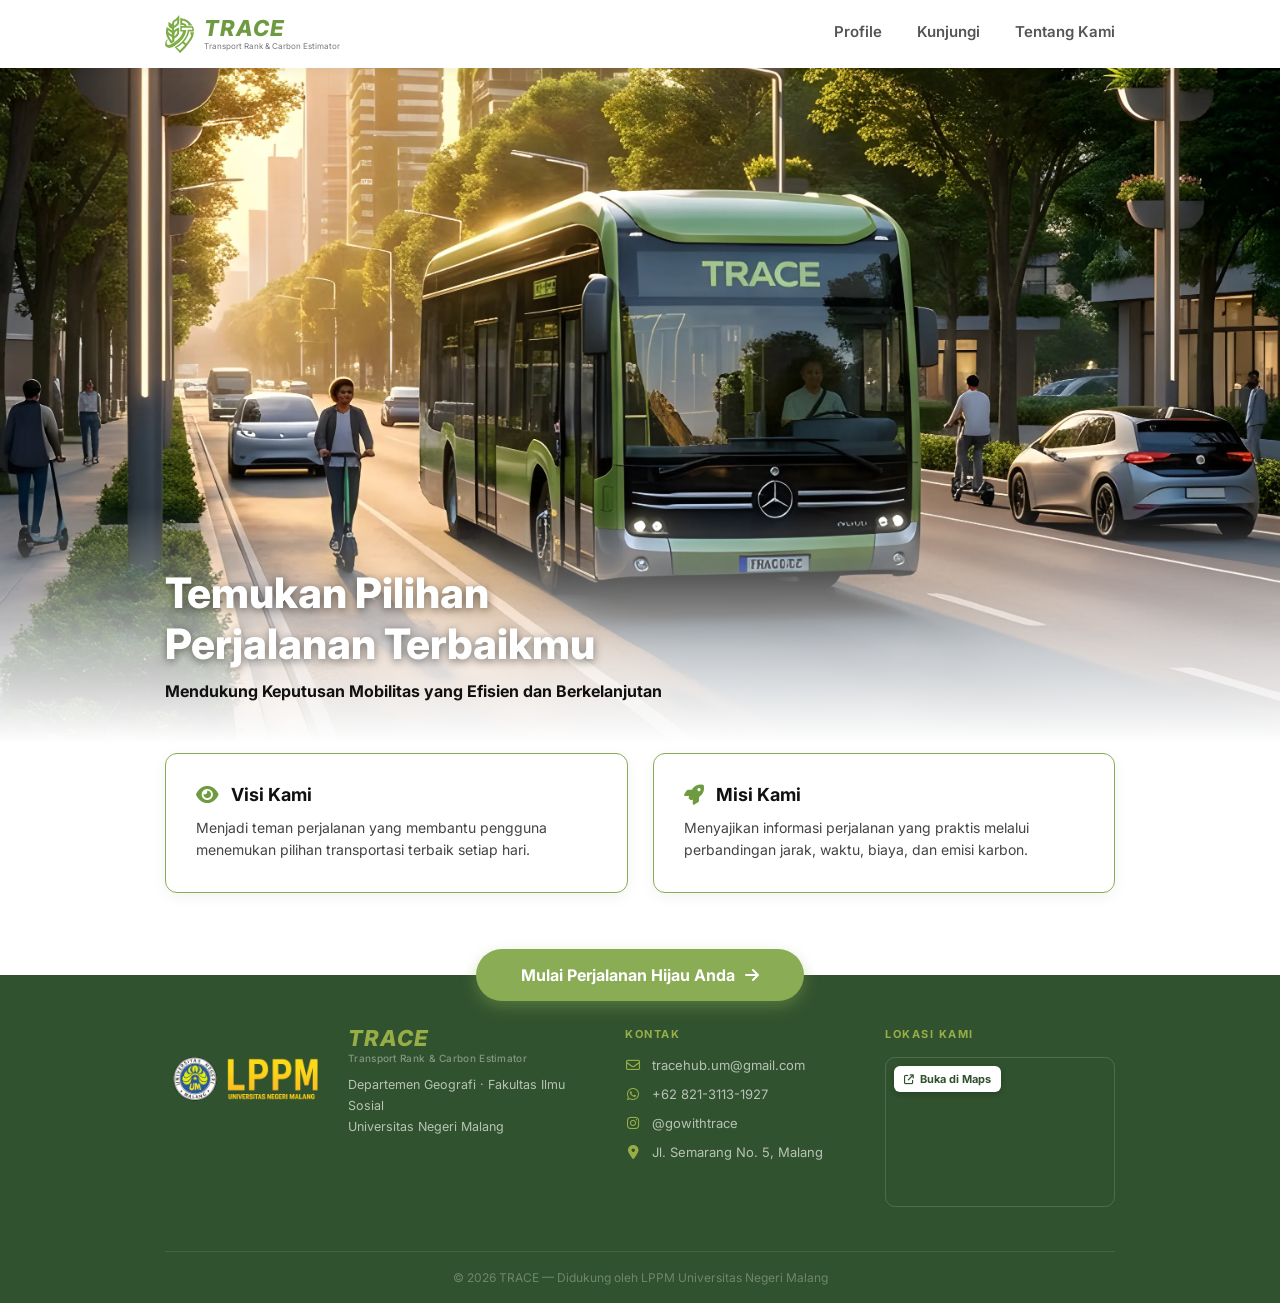
<file: index.html>
<!DOCTYPE html>
<html lang="id">
<head>
    <meta charset="UTF-8">
    <meta name="viewport" content="width=device-width, initial-scale=1.0">
    <title>TRACE - Transport Rank & Carbon Estimator</title>
    <link rel="icon" type="image/x-icon" href="./assets/img/logo.svg">
    <link rel="stylesheet" href="https://cdnjs.cloudflare.com/ajax/libs/font-awesome/6.4.0/css/all.min.css">
    <link href="https://fonts.googleapis.com/css2?family=Inter:wght@400;600;700;800&display=swap" rel="stylesheet">
    <link rel="stylesheet" href="css/style.css">
</head>
<body>

    <!-- HEADER -->
    <header>
        <div class="container header-container" style="position: relative;">
            <div class="logo-container">
                <img src="assets/img/logo.svg" alt="Logo TRACE" class="logo-img">
                <div class="logo-text">
                    <span class="logo-title">TRACE</span>
                    <span class="logo-subtitle">Transport Rank & Carbon Estimator</span>
                </div>
            </div>

            <nav class="nav-links">
                <a href="#" class="nav-item">Profile</a>
                <a href="maps.html" class="nav-item">Kunjungi</a>
                <a href="#tentang" class="nav-item">Tentang Kami</a>
            </nav>

            <button class="menu-btn" id="openMenuBtn">
                <i class="fa-solid fa-bars"></i>
            </button>

            <div class="mobile-dropdown" id="mobileDropdown">
                <a href="#" class="dropdown-link" style="--i: 1;">
                    <i class="fa-solid fa-user"></i> Profile
                </a>
                <a href="maps.html" class="dropdown-link" style="--i: 2;">
                    <i class="fa-solid fa-map-location-dot"></i> Kunjungi
                </a>
                <a href="#tentang" class="dropdown-link" style="--i: 3;">
                    <i class="fa-solid fa-circle-info"></i> Tentang Kami
                </a>
            </div>
        </div>
    </header>

    <!-- HERO -->
    <section class="hero-section">
        <div class="hero-overlay">
            <div class="container">
                <h1 class="hero-title">
                    Temukan Pilihan<br>
                    Perjalanan Terbaikmu
                </h1>
                <p class="hero-subtitle">
                    Mendukung Keputusan Mobilitas yang Efisien dan Berkelanjutan
                </p>
            </div>
        </div>
    </section>

    <!-- CARDS: VISI & MISI -->
    <section id="tentang" class="cards-section">
        <div class="container cards-container">
            <div class="card">
                <div class="card-header">
                    <i class="fa-solid fa-eye"></i>
                    <span>Visi Kami</span>
                </div>
                <div class="card-text">
                    Menjadi teman perjalanan yang membantu pengguna
                    menemukan pilihan transportasi terbaik setiap hari.
                </div>
            </div>
            <div class="card">
                <div class="card-header">
                    <i class="fa-solid fa-rocket"></i>
                    <span>Misi Kami</span>
                </div>
                <div class="card-text">
                    Menyajikan informasi perjalanan yang praktis melalui
                    perbandingan jarak, waktu, biaya, dan emisi karbon.
                </div>
            </div>
        </div>
    </section>

    <!-- CTA -->
    <div class="cta-wrapper">
        <a href="maps.html" class="cta-button">
            Mulai Perjalanan Hijau Anda
            <i class="fa-solid fa-arrow-right"></i>
        </a>
    </div>

    <!-- FOOTER -->
    <footer class="bottom-section">
        <div class="container">

            <div class="footer-main">

                <!-- Kiri: identitas -->
                <div class="footer-brand">
                    <img src="assets/img/lppm-um.webp"
                         alt="LPPM Universitas Negeri Malang"
                         class="footer-lppm-logo">
                    <div>
                        <div class="footer-trace-name">TRACE</div>
                        <div class="footer-trace-sub">Transport Rank &amp; Carbon Estimator</div>
                        <div class="footer-dept">
                            Departemen Geografi &middot; Fakultas Ilmu Sosial<br>
                            Universitas Negeri Malang
                        </div>
                    </div>
                </div>

                <!-- Tengah: kontak -->
                <div class="footer-contact-col">
                    <div class="footer-col-title">Kontak</div>
                    <a href="mailto:tracehub.um@gmail.com"
                       class="footer-contact-item">
                        <i class="fa-regular fa-envelope"></i>
                        <span>tracehub.um@gmail.com</span>
                    </a>
                    <a href="https://wa.me/6282131131927"
                       target="_blank" class="footer-contact-item">
                        <i class="fa-brands fa-whatsapp"></i>
                        <span>+62 821-3113-1927</span>
                    </a>
                    <a href="https://instagram.com/gowithtrace"
                       target="_blank" class="footer-contact-item">
                        <i class="fa-brands fa-instagram"></i>
                        <span>@gowithtrace</span>
                    </a>
                    <a href="https://maps.app.goo.gl/NdVyC7cAhxXNnDLJ6"
                       target="_blank" class="footer-contact-item">
                        <i class="fa-solid fa-location-dot"></i>
                        <span>Jl. Semarang No. 5, Malang</span>
                    </a>
                </div>

                <!-- Kanan: lokasi kami -->
                <div class="footer-lokasi-col">
                    <div class="footer-col-title">Lokasi Kami</div>
                    <div class="footer-map-box">
                        <a href="https://maps.app.goo.gl/NdVyC7cAhxXNnDLJ6"
                           target="_blank" class="footer-map-link">
                            <i class="fa-solid fa-arrow-up-right-from-square"></i>
                            <span>Buka di Maps</span>
                        </a>
                        <iframe
                            src="https://www.google.com/maps?q=Faculty+of+Social+Science+UM,+Jl.+Semarang+No.+5,+Sumbersari,+Lowokwaru,+Malang&output=embed"
                            allowfullscreen=""
                            loading="lazy"
                            referrerpolicy="no-referrer-when-downgrade">
                        </iframe>
                    </div>
                </div>

            </div>

            <div class="footer-bottom">
                &copy; 2026 TRACE &mdash; Didukung oleh LPPM Universitas Negeri Malang
            </div>

        </div>
    </footer>

    <script>
        const menuBtn  = document.getElementById('openMenuBtn');
        const dropdown = document.getElementById('mobileDropdown');
        menuBtn.addEventListener('click', (e) => {
            e.stopPropagation();
            dropdown.classList.toggle('active');
        });
        document.addEventListener('click', (e) => {
            if (!dropdown.contains(e.target) && !menuBtn.contains(e.target)) {
                dropdown.classList.remove('active');
            }
        });
    </script>

</body>
</html>
</file>
<file: css/style.css>
:root {
    --primary-green: #6E9B41; 
    --btn-green: #89AC54;     
    --dark-green: #31522E;    
    --text-dark: #111111;     
    --bg-light: #ffffff;
}

* {
    margin: 0;
    padding: 0;
    box-sizing: border-box;
    font-family: 'Inter', sans-serif;
}

body {
    background-color: var(--bg-light); 
    display: flex;
    flex-direction: column;
    min-height: 100vh;
}

.container {
    width: 100%;
    max-width: 1000px; 
    margin: 0 auto;
    padding: 0 25px; 
}

/* HEADER & LOGO */
header {
    background: white;
    box-shadow: 0 2px 10px rgba(0,0,0,0.05);
    position: sticky;
    top: 0;
    z-index: 100;
}

.header-container {
    display: flex;
    justify-content: space-between;
    align-items: center;
    padding-top: 15px;
    padding-bottom: 15px;
}

.logo-container {
    display: flex;
    align-items: center;
    gap: 10px;
}

.logo-img { height: 38px; width: auto; object-fit: contain; }
.logo-text { display: flex; flex-direction: column; }
.logo-title { color: var(--primary-green); font-size: 22px; font-weight: 800; font-style: italic; letter-spacing: 1px; line-height: 1; }
.logo-subtitle { font-size: 8px; color: #777; margin-top: 2px; }

/* DESKTOP NAV */
.nav-links { display: flex; align-items: center; gap: 35px; }
.nav-item { position: relative; text-decoration: none; color: #555555; font-size: 15px; font-weight: 600; transition: color 0.3s ease; padding-bottom: 5px; }
.nav-item:hover { color: var(--primary-green); }
.nav-item::after {
    content: ''; position: absolute; bottom: 0; left: 50%; transform: translateX(-50%);
    width: 0; height: 3px; background-color: var(--primary-green); border-radius: 3px; transition: width 0.3s ease; 
}
.nav-item:hover::after { width: 20px; }

/* TOMBOL HAMBURGER */
.menu-btn {
    display: none; 
    background-color: var(--btn-green); color: white; width: 35px; height: 35px;
    border-radius: 8px; /* Lebih elegan dengan sudut agak membulat */
    justify-content: center; align-items: center; border: none; cursor: pointer;
    box-shadow: 0 4px 10px rgba(137, 172, 84, 0.3); transition: all 0.3s ease;
}
.menu-btn:hover { transform: translateY(-2px); box-shadow: 0 6px 12px rgba(137, 172, 84, 0.4); }
.menu-btn:active { transform: translateY(0) scale(0.95); }

/* =========================================
   DROPDOWN MENU KECIL (ANIMASI PREMIUM)
   ========================================= */
.mobile-dropdown {
    position: absolute;
    top: 65px; 
    right: 25px; 
    
    /* Efek Glassmorphism (Kaca) */
    background: rgba(255, 255, 255, 0.95);
    backdrop-filter: blur(10px);
    border: 1px solid rgba(255, 255, 255, 0.5);
    
    width: 210px;
    border-radius: 16px;
    box-shadow: 0 15px 35px rgba(0,0,0,0.12);
    padding: 12px 10px;
    display: flex;
    flex-direction: column;
    z-index: 99;
    
    /* Patokan awal animasi: Muncul/Mekar dari ujung kanan atas (dari arah tombol) */
    transform-origin: top right;
    transform: scale(0.4) translateY(-20px);
    opacity: 0;
    visibility: hidden;
    
    /* Kurva bezier ini bikin efek "Membal" (Spring/Bouncy) seperti iOS */
    transition: all 0.4s cubic-bezier(0.34, 1.56, 0.64, 1);
}

.mobile-dropdown.active {
    opacity: 1;
    visibility: visible;
    transform: scale(1) translateY(0);
}

.dropdown-link {
    padding: 12px 15px;
    color: #444;
    text-decoration: none;
    font-weight: 600;
    font-size: 14px;
    border-radius: 10px;
    display: flex;
    align-items: center;
    gap: 12px;
    
    /* Animasi Elegan: Teks Muncul dari Bawah ke Atas */
    opacity: 0;
    transform: translateY(15px) scale(0.95);
    transition: all 0.4s cubic-bezier(0.16, 1, 0.3, 1); /* Transisi muncul */
}

/* Saat menu aktif, teks dipanggil masuk */
.mobile-dropdown.active .dropdown-link {
    opacity: 1;
    transform: translateY(0) scale(1);
    /* Muncul berurutan 1..2..3 berdasar variabel --i di HTML */
    transition-delay: calc(0.08s * var(--i)); 
}

.dropdown-link i { 
    font-size: 16px; 
    color: var(--primary-green); 
    width: 22px; 
    text-align: center; 
    transition: transform 0.3s ease;
}

/* Hover effect teks yang mewah (tidak kaku ganti warna pekat) */
.dropdown-link:hover { 
    background-color: #f4f8f1; /* Hijau super tipis */
    color: var(--primary-green); 
    transform: translateX(6px); /* Bergeser sedikit ke kanan saat ditunjuk */
}

.dropdown-link:hover i {
    transform: scale(1.15); /* Icon sedikit membesar */
}

/* =========================================
   HERO SECTION
   ========================================= */
.hero-section {
    position: relative; height: 75vh; min-height: 550px;
    background-image: url('../assets/img/trace.webp'); background-size: cover; background-position: center 75%; 
}
.hero-section::after {
    content: ''; position: absolute; bottom: 0; left: 0; width: 100%; height: 35%; 
    background: linear-gradient(to top, rgba(255,255,255,1) 0%, rgba(255,255,255,0.7) 40%, rgba(255,255,255,0) 100%); pointer-events: none; z-index: 1;
}
.hero-overlay {
    position: absolute; top: 0; left: 0; width: 100%; height: 100%; display: flex; flex-direction: column; justify-content: flex-end; z-index: 2;
}
.hero-overlay .container { padding-bottom: 40px; }
.hero-title { color: #ffffff; font-size: 42px; font-weight: 800; margin-bottom: 10px; line-height: 1.2; text-shadow: 0px 2px 8px rgba(0, 0, 0, 0.5); }
.hero-subtitle { color: var(--text-dark); font-size: 16px; font-weight: 700; line-height: 1.5; max-width: 550px; }

/* =========================================
   CARDS
   ========================================= */
.cards-section { background-color: white; padding: 10px 0 60px 0; flex-grow: 1; }
.cards-container { display: flex; flex-direction: row; gap: 25px; }
.card { background: white; border-radius: 12px; padding: 30px; flex: 1; border: 1.5px solid var(--btn-green); box-shadow: 0 4px 15px rgba(0,0,0,0.05); transition: all 0.4s ease; }
.card:hover { transform: translateY(-5px); border-color: var(--primary-green); box-shadow: 0 10px 20px rgba(110, 155, 65, 0.15); }
.card-header { display: flex; align-items: center; gap: 12px; margin-bottom: 12px; font-weight: 700; font-size: 18px; color: var(--text-dark); }
.card-header i { color: var(--primary-green); font-size: 20px; }
.card-text { font-size: 14px; color: #444; line-height: 1.6; }

/* =========================================
   CTA BUTTON
   ========================================= */
.cta-wrapper { display: flex; justify-content: center; background: transparent; z-index: 10; transform: translateY(50%); margin-top: -30px; }
.cta-button { background-color: var(--btn-green); color: white; text-decoration: none; padding: 16px 45px; border-radius: 50px; font-weight: 700; font-size: 16px; display: flex; align-items: center; gap: 10px; box-shadow: 0 6px 15px rgba(137, 172, 84, 0.4); transition: all 0.3s ease; position: relative; overflow: hidden; }
.cta-button::after { content: ''; position: absolute; top: 0; left: -100%; width: 50%; height: 100%; background: linear-gradient(to right, rgba(255,255,255,0) 0%, rgba(255,255,255,0.4) 50%, rgba(255,255,255,0) 100%); transform: skewX(-25deg); animation: kilap 3.5s infinite; }
@keyframes kilap { 0% { left: -100%; } 20% { left: 200%; } 100% { left: 200%; } }
.cta-button:hover { transform: scale(1.05); background-color: var(--primary-green); }

/* =========================================
   FOOTER
   ========================================= */
.bottom-section { background-color: var(--dark-green); padding-top: 60px; padding-bottom: 30px; }
.footer-content { text-align: center; color: white; }
.footer-contacts { display: flex; justify-content: center; gap: 30px; margin-bottom: 25px; font-size: 15px; }
.contact-item { display: flex; align-items: center; gap: 8px; }
.contact-item a { color: white; text-decoration: none; transition: opacity 0.2s ease; }
.contact-item a:hover { opacity: 0.8; }
.copyright { font-size: 13px; opacity: 0.7; border-top: 1px solid rgba(255,255,255,0.2); padding-top: 20px; }

/* =========================================
   MEDIA QUERY
   ========================================= */
@media screen and (max-width: 768px) {
    .nav-links { display: none; }
    .menu-btn { display: flex; }

    .hero-section { height: 80vh; background-position: center 85%; }
    .hero-section::after { height: 40%; }
    .hero-title { font-size: 32px; margin-bottom: 8px; }
    .hero-subtitle { font-size: 14px; max-width: 95%; }

    .cards-container { flex-direction: column; gap: 15px; }
    .card { padding: 20px; }

    .footer-contacts { flex-direction: column; gap: 15px; align-items: center; }
    .cta-button { padding: 14px 30px; font-size: 14px; }
}

html {
    scroll-behavior: smooth;
}

/* =========================================
   FOOTER BARU — kontak lengkap
   ========================================= */

/* Override padding footer agar lebih proporsional */
.bottom-section {
    padding-top: 52px;
    padding-bottom: 0;
}

.footer-main {
    display: flex;
    align-items: flex-start;
    justify-content: space-between;
    gap: 60px;
    padding-bottom: 44px;
}

/* --- Kiri: brand & identitas --- */
.footer-brand {
    display: flex;
    align-items: center;
    gap: 18px;
    flex: 1 1 260px;
    min-width: 220px;
}

.footer-lppm-logo {
    height: 110px;
    width: auto;
    object-fit: contain;
    background: transparent;
    flex-shrink: 0;
}

.footer-trace-name {
    font-size: 22px;
    font-weight: 800;
    color: #97AE48;
    font-style: italic;
    letter-spacing: 1px;
    line-height: 1;
    margin-bottom: 3px;
}

.footer-trace-sub {
    font-size: 10px;
    color: rgba(255,255,255,0.4);
    font-weight: 500;
    letter-spacing: .3px;
    margin-bottom: 10px;
}

.footer-dept {
    font-size: 12.5px;
    color: rgba(255,255,255,0.65);
    line-height: 1.7;
}

/* --- Kanan: kolom kontak --- */
.footer-contact-col {
    flex: 0 0 200px;
    min-width: 200px;
}

.footer-col-title {
    font-size: 11px;
    font-weight: 700;
    color: #97AE48;
    letter-spacing: 1.5px;
    text-transform: uppercase;
    margin-bottom: 16px;
}

.footer-contact-item {
    display: flex;
    align-items: center;
    gap: 11px;
    color: rgba(255,255,255,0.65);
    text-decoration: none;
    font-size: 13px;
    margin-bottom: 13px;
    transition: color 0.18s;
}

.footer-contact-item:last-child { margin-bottom: 0; }

.footer-contact-item i {
    width: 16px;
    text-align: center;
    color: #97AE48;
    font-size: 14px;
    flex-shrink: 0;
}

.footer-contact-item:hover { color: white; }

/* --- Garis bawah + copyright --- */
.footer-bottom {
    border-top: 1px solid rgba(255,255,255,0.1);
    padding: 18px 0;
    text-align: center;
    font-size: 12px;
    color: rgba(255,255,255,0.3);
}

/* --- Responsive --- */
@media screen and (max-width: 768px) {
    .footer-lppm-logo { height: 84px; }
    .footer-trace-name { font-size: 18px; }
}

/* =========================================
   KOLOM KONTAK & LOKASI KAMI (BARU)
   ========================================= */
.footer-lokasi-col {
    flex: 0 0 230px;
    min-width: 230px;
}

.footer-map-box {
    position: relative;
    border-radius: 10px;
    overflow: hidden;
    border: 1px solid rgba(255,255,255,0.15);
    height: 150px;
}

.footer-map-box iframe {
    width: 100%;
    height: 100%;
    border: 0;
    display: block;
}

.footer-map-link {
    position: absolute;
    top: 8px;
    left: 8px;
    z-index: 2;
    display: flex;
    align-items: center;
    gap: 6px;
    background: white;
    color: var(--dark-green);
    text-decoration: none;
    font-size: 11px;
    font-weight: 700;
    padding: 6px 10px;
    border-radius: 6px;
    box-shadow: 0 2px 6px rgba(0,0,0,0.2);
}

.footer-map-link i { font-size: 10px; }

/* --- Responsive: susun vertikal, rapi & lega di HP --- */
@media screen and (max-width: 768px) {
    .footer-main {
        flex-direction: column;
        justify-content: flex-start;
        align-items: center;
        gap: 36px;
        padding-bottom: 36px;
    }

    .footer-brand {
        flex: 0 0 auto;
        flex-direction: column;
        align-items: center;
        text-align: center;
        gap: 10px;
        width: 100%;
    }

    .footer-dept { text-align: center; }

    .footer-contact-col,
    .footer-lokasi-col {
        flex: 0 0 auto;
        min-width: unset;
        width: 100%;
        max-width: 360px;
        text-align: center;
    }

    .footer-contact-item {
        justify-content: center;
    }

    .footer-map-box { height: 190px; }
}
</file>
